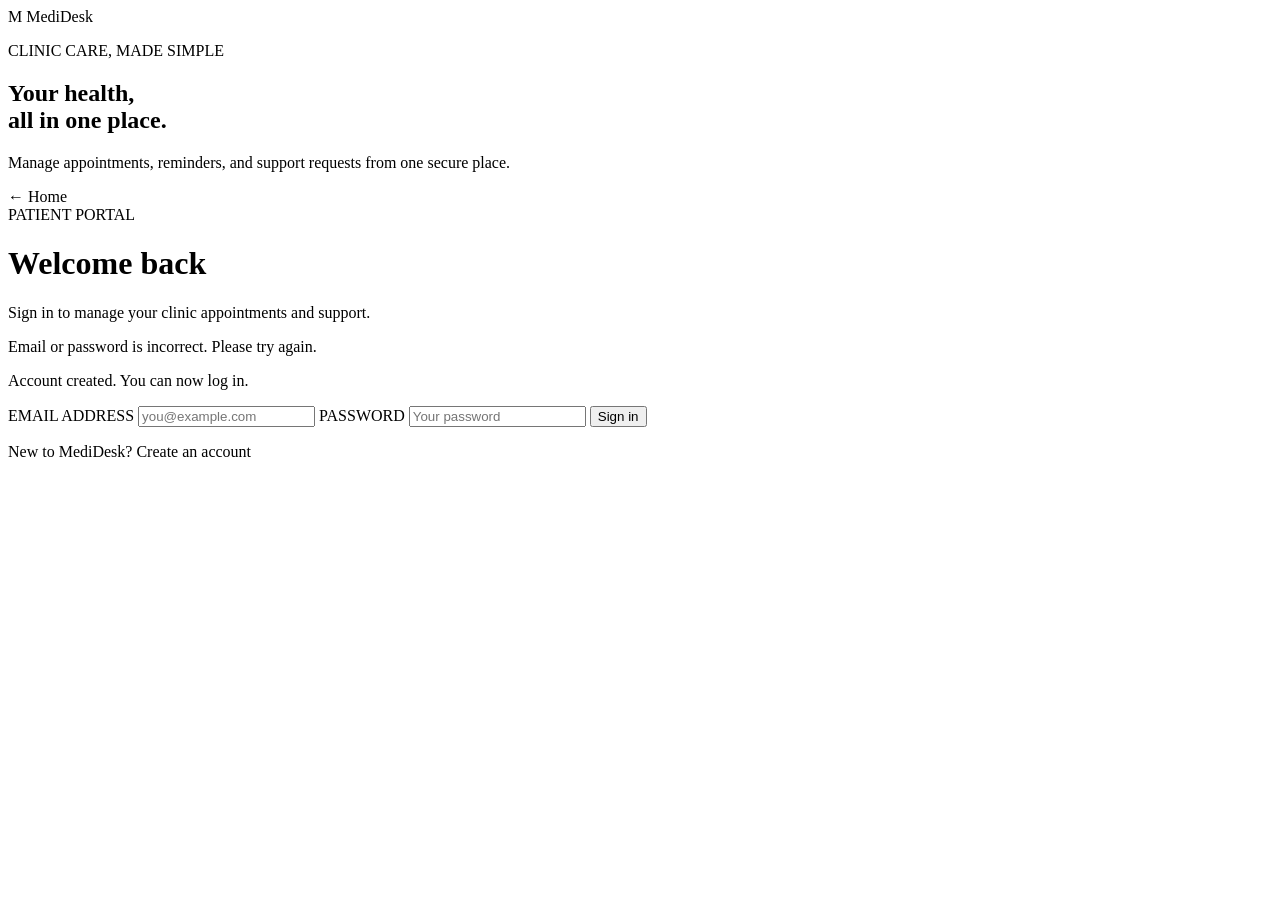
<file: src/main/resources/static/login.html>
<!DOCTYPE html>
<html lang="en" xmlns:th="http://www.thymeleaf.org">
<head>
    <meta charset="UTF-8">
    <meta name="viewport" content="width=device-width, initial-scale=1.0">
    <title>Log in | MediDesk</title>
    <link rel="stylesheet" th:href="@{/style.css}">
</head>
<body class="login-page">

<section class="login-brand">
    <a class="brand-name" th:href="@{/}">
        <span class="brand-mark">M</span>
        <span>MediDesk</span>
    </a>

    <div class="brand-message">
        <p class="brand-eyebrow">CLINIC CARE, MADE SIMPLE</p>
        <h2>Your health,<br><span>all in one place.</span></h2>
    </div>

    <p class="brand-description">
        Manage appointments, reminders, and support requests from one secure place.
    </p>
</section>

<main class="login-side">
    <a class="home-link" th:href="@{/}">← Home</a>

    <div class="login-content">
        <span class="login-badge">PATIENT PORTAL</span>
        <h1>Welcome back</h1>
        <p class="login-intro">
            Sign in to manage your clinic appointments and support.
        </p>

        <p class="login-message error-message" th:if="${param.error}">
            Email or password is incorrect. Please try again.
        </p>
        <p class="login-message success-message" th:if="${param.registered}">
            Account created. You can now log in.
        </p>

        <form class="login-form" th:action="@{/login}" method="post">
            <label for="email">EMAIL ADDRESS</label>
            <input id="email" name="email" type="email"
                   placeholder="you@example.com"
                   autocomplete="email" required>

            <label for="password">PASSWORD</label>
            <input id="password" name="password" type="password"
                   placeholder="Your password"
                   autocomplete="current-password" required>

            <button type="submit">Sign in</button>
        </form>

        <p class="register-prompt">
            New to MediDesk?
            <a th:href="@{/register.html}">Create an account</a>
        </p>
    </div>
</main>

</body>
</html>
</file>
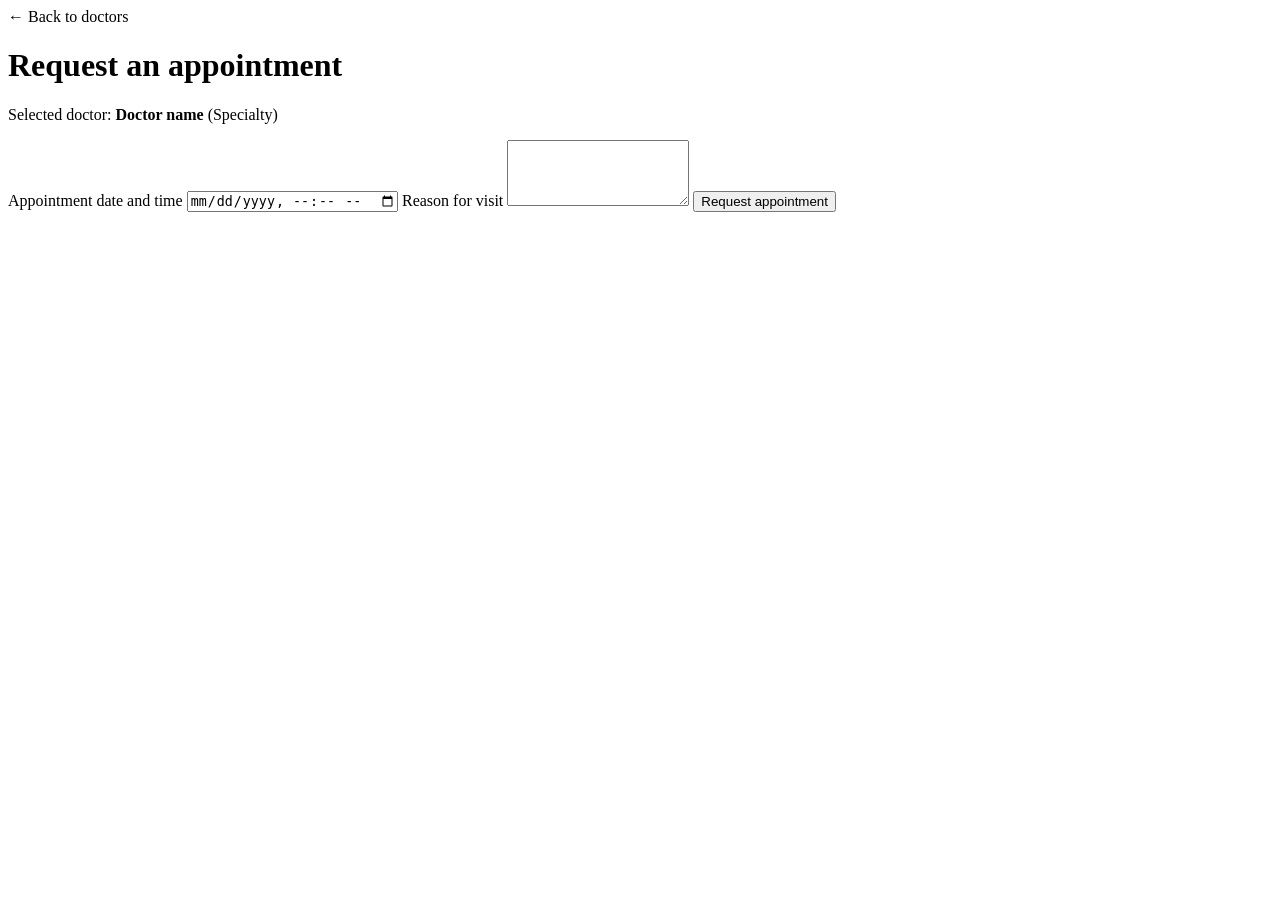
<file: src/main/resources/templates/appointment-form.html>
<!DOCTYPE html>
<html lang="en" xmlns:th="http://www.thymeleaf.org">
<head>
    <meta charset="UTF-8">
    <meta name="viewport" content="width=device-width, initial-scale=1.0">
    <title>Book an Appointment | MediDesk</title>
    <link rel="stylesheet" th:href="@{/style.css}">
</head>
<body>
<main class="page appointment-page">
    <a th:href="@{/doctors.html}">← Back to doctors</a>

    <h1>Request an appointment</h1>
    <p>
        Selected doctor:
        <strong th:text="${doctor.fullName}">Doctor name</strong>
        (<span th:text="${doctor.specialty}">Specialty</span>)
    </p>

    <p class="appointment-error" th:if="${error}" th:text="${error}"></p>

    <form class="appointment-form" th:action="@{/appointments}" method="post">
        <input type="hidden" name="doctorId" th:value="${doctor.id}">

        <label for="appointmentTime">Appointment date and time</label>
        <input id="appointmentTime" name="appointmentTime"
               type="datetime-local" required>

        <label for="reason">Reason for visit</label>
        <textarea id="reason" name="reason" rows="4"
                  maxlength="500" required></textarea>

        <button type="submit">Request appointment</button>
    </form>
</main>
</body>
</html>
</file>
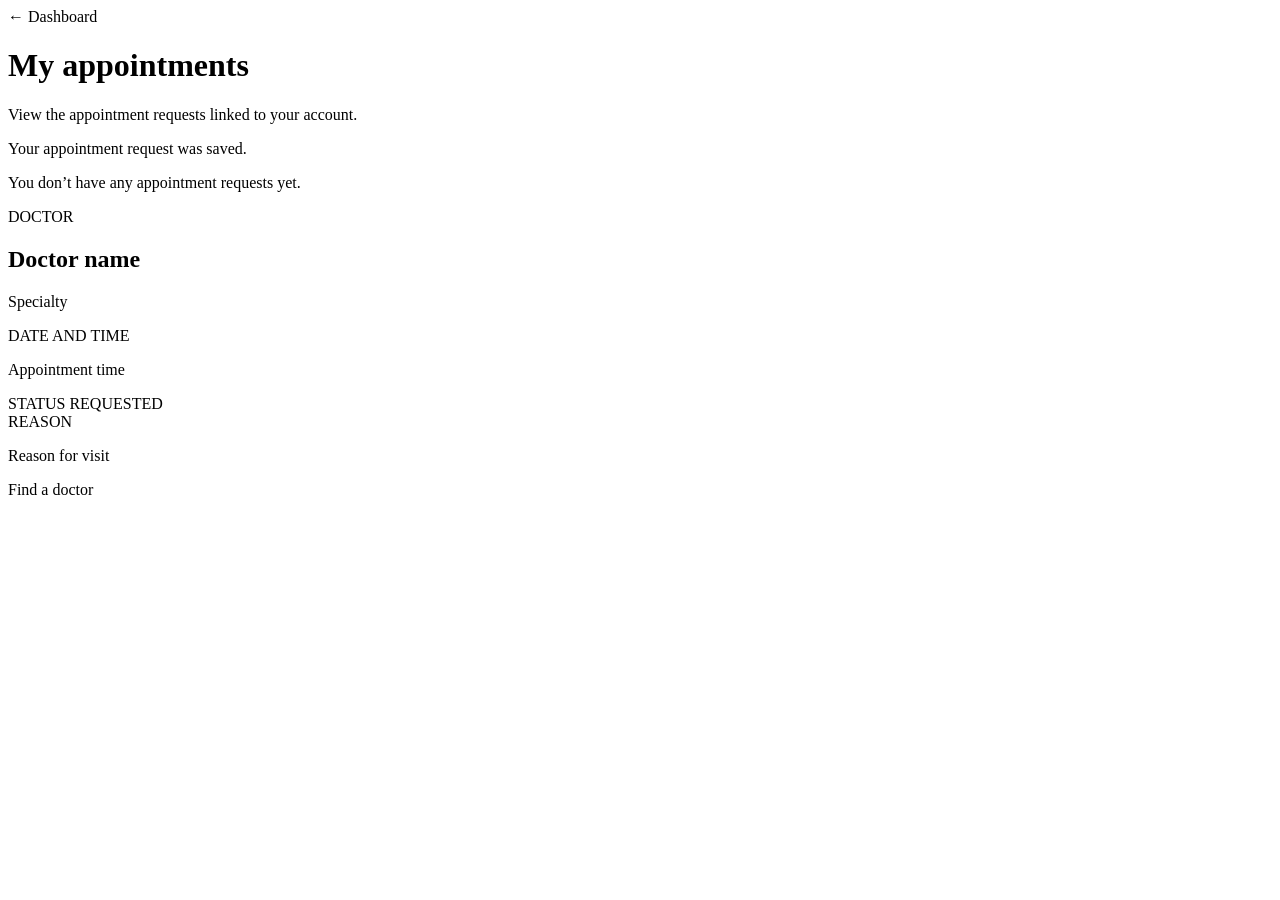
<file: src/main/resources/templates/appointments.html>
<!DOCTYPE html>
<html lang="en" xmlns:th="http://www.thymeleaf.org">
<head>
    <meta charset="UTF-8">
    <meta name="viewport" content="width=device-width, initial-scale=1.0">
    <title>My Appointments | MediDesk</title>
    <link rel="stylesheet" th:href="@{/style.css}">
</head>
<body>
<main class="page appointments-page">
    <a th:href="@{/dashboard.html}">← Dashboard</a>

    <h1>My appointments</h1>
    <p>View the appointment requests linked to your account.</p>

    <p class="appointment-success" th:if="${param.booked}">
        Your appointment request was saved.
    </p>

    <p th:if="${#lists.isEmpty(appointments)}">
        You don’t have any appointment requests yet.
    </p>

    <div class="appointments-grid" th:unless="${#lists.isEmpty(appointments)}">
        <article class="appointment-card" th:each="appointment : ${appointments}">
            <div>
                <span class="appointment-label">DOCTOR</span>
                <h2 th:text="${appointment.doctor.fullName}">Doctor name</h2>
                <p th:text="${appointment.doctor.specialty}">Specialty</p>
            </div>

            <div class="appointment-detail">
                <span class="appointment-label">DATE AND TIME</span>
                <p th:text="${appointment.appointmentTime}">Appointment time</p>
            </div>

            <div class="appointment-detail">
                <span class="appointment-label">STATUS</span>
                <span class="status-badge" th:text="${appointment.status}">
                    REQUESTED
                </span>
            </div>

            <div class="appointment-detail">
                <span class="appointment-label">REASON</span>
                <p th:text="${appointment.reason}">Reason for visit</p>
            </div>
        </article>
    </div>

    <a class="appointment-book-link" th:href="@{/doctors.html}">
        Find a doctor
    </a>
</main>
</body>
</html>
</file>
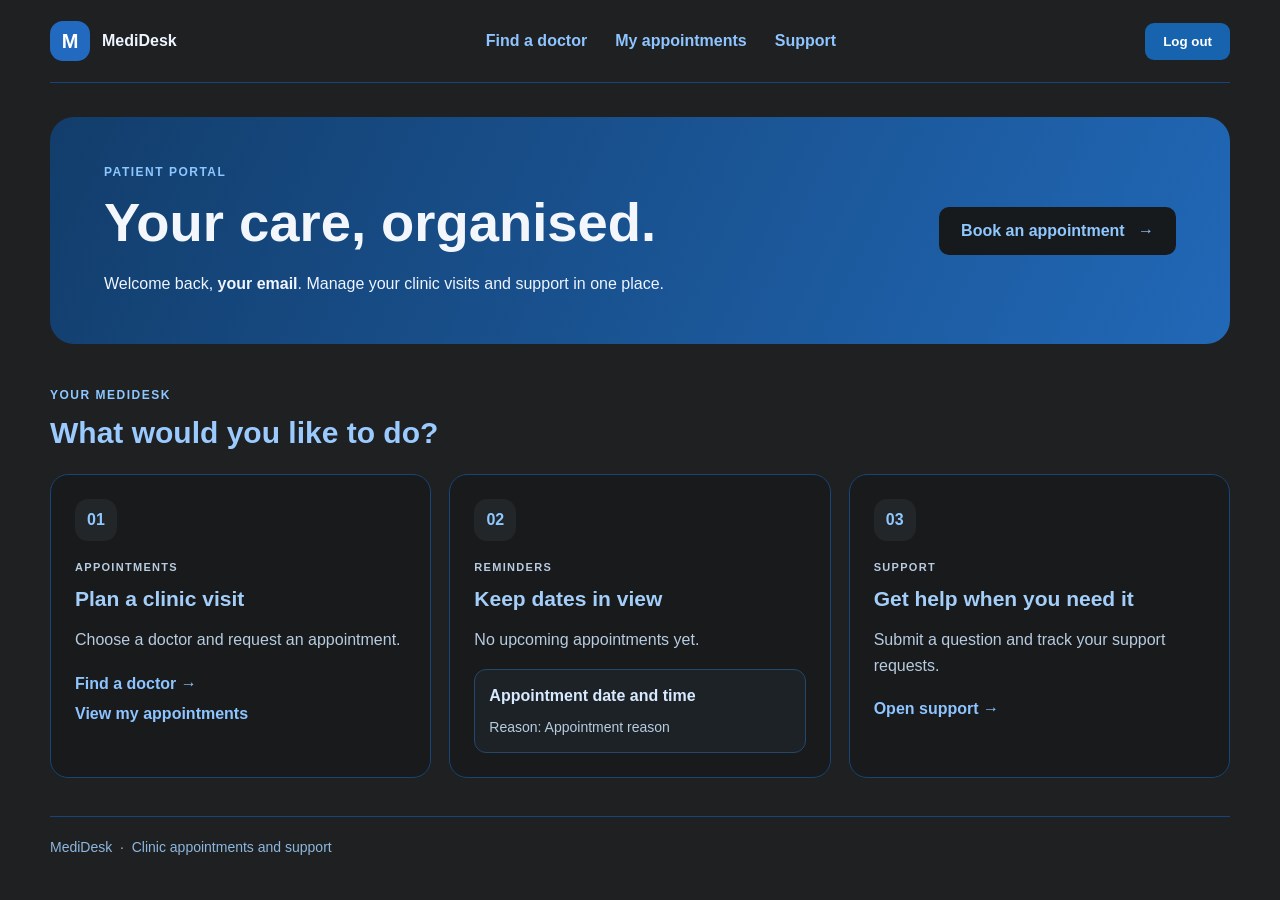
<file: src/main/resources/templates/dashboard.html>
<!DOCTYPE html>
<html lang="en" xmlns:th="http://www.thymeleaf.org">
<head>
    <meta charset="UTF-8">
    <meta name="viewport" content="width=device-width, initial-scale=1.0">
    <title>Dashboard | MediDesk</title>
    <link rel="stylesheet" th:href="@{/style.css}">

    <style>
        body.dashboard-page {
            display: block;
            min-height: 100vh;
            margin: 0;
            padding: 0;
            color: #eef5ff;
            background: #1e2022;
            font-family: Arial, sans-serif;
        }

        .dashboard-container {
            width: min(1180px, calc(100% - 48px));
            margin: 0 auto;
        }

        .dashboard-nav {
            min-height: 82px;
            display: flex;
            align-items: center;
            justify-content: space-between;
            gap: 24px;
            border-bottom: 1px solid #174577;
        }

        .brand {
            display: flex;
            align-items: center;
            gap: 12px;
            color: #eef5ff;
            font-weight: 700;
            text-decoration: none;
        }

        .brand-mark {
            width: 40px;
            height: 40px;
            display: grid;
            place-items: center;
            border-radius: 13px;
            color: white;
            background: #216ac0;
            font-size: 20px;
        }

        .nav-links {
            display: flex;
            align-items: center;
            gap: 28px;
        }

        .nav-links a,
        .dashboard-link {
            color: #8ec4ff;
            font-weight: 700;
            text-decoration: none;
        }

        .nav-links a:hover,
        .dashboard-link:hover {
            color: #c5e2ff;
        }

        .logout-form {
            margin: 0;
        }

        .logout-button,
        .primary-link {
            display: inline-block;
            padding: 11px 18px;
            border: 0;
            border-radius: 9px;
            color: #fff;
            background: #1763ad;
            font-weight: 700;
            text-decoration: none;
            cursor: pointer;
        }

        .logout-button:hover,
        .primary-link:hover {
            background: #287bd0;
        }

        .dashboard-hero {
            margin: 34px 0 44px;
            padding: 48px 54px;
            display: flex;
            align-items: center;
            justify-content: space-between;
            gap: 32px;
            border-radius: 24px;
            background: linear-gradient(115deg, #123d6b, #2168b7);
        }

        .eyebrow {
            margin: 0 0 14px;
            color: #8dc7ff;
            font-size: 12px;
            font-weight: 700;
            letter-spacing: 1.5px;
            text-transform: uppercase;
        }

        .dashboard-hero h1 {
            margin: 0;
            color: #f3f7fc;
            font-size: clamp(2.2rem, 5vw, 3.4rem);
            line-height: 1.1;
        }

        .dashboard-hero p:last-child {
            margin: 18px 0 0;
            line-height: 1.6;
        }

        .hero-button {
            flex: 0 0 auto;
            padding: 15px 22px;
            border-radius: 10px;
            color: #8fc7ff;
            background: #171a1d;
            font-weight: 700;
            text-decoration: none;
        }

        .section-heading {
            margin-bottom: 24px;
        }

        .section-heading h2 {
            margin: 0;
            color: #9bcaff;
            font-size: 30px;
        }

        .dashboard-grid {
            display: grid;
            grid-template-columns: repeat(3, minmax(0, 1fr));
            gap: 18px;
            padding-bottom: 38px;
        }

        .dashboard-card {
            min-height: 245px;
            padding: 24px;
            border: 1px solid #174577;
            border-radius: 18px;
            background: #181a1c;
        }

        .card-number {
            width: 42px;
            height: 42px;
            display: grid;
            place-items: center;
            margin-bottom: 18px;
            border-radius: 13px;
            color: #8fc7ff;
            background: #222629;
            font-weight: 700;
        }

        .card-label {
            margin: 0 0 10px;
            color: #61aaff;
            font-size: 11px;
            font-weight: 700;
            letter-spacing: 1.3px;
            text-transform: uppercase;
        }

        .dashboard-card h3 {
            margin: 0 0 12px;
            color: #a4cefa;
            font-size: 21px;
        }

        .dashboard-card p {
            color: #b7cce0;
            line-height: 1.6;
        }

        .card-actions {
            display: grid;
            justify-items: start;
            gap: 12px;
            margin-top: 22px;
        }

        .reminder-item {
            margin-top: 14px;
            padding: 14px;
            border: 1px solid #24476b;
            border-radius: 12px;
            background: #1d2227;
        }

        .reminder-item strong {
            color: #d8eaff;
            line-height: 1.5;
        }

        .reminder-item p {
            margin: 8px 0 0;
            font-size: 14px;
        }

        .dashboard-footer {
            padding: 22px 0 30px;
            border-top: 1px solid #174577;
            color: #8db7df;
            font-size: 14px;
        }

        @media (max-width: 800px) {
            .dashboard-grid {
                grid-template-columns: 1fr;
            }

            .dashboard-hero {
                align-items: flex-start;
                flex-direction: column;
                padding: 34px 28px;
            }
        }

        @media (max-width: 600px) {
            .dashboard-container {
                width: min(100% - 32px, 1180px);
            }

            .dashboard-nav {
                align-items: flex-start;
                flex-wrap: wrap;
                padding: 18px 0;
            }

            .nav-links {
                width: 100%;
                order: 3;
                flex-wrap: wrap;
                gap: 16px;
            }

            .dashboard-hero {
                margin-top: 24px;
            }
        }
    </style>
</head>

<body class="dashboard-page">
<div class="dashboard-container">

    <header class="dashboard-nav">
        <a class="brand" th:href="@{/}">
            <span class="brand-mark">M</span>
            <span>MediDesk</span>
        </a>

        <nav class="nav-links" aria-label="Main navigation">
            <a th:href="@{/doctors.html}">Find a doctor</a>
            <a th:href="@{/appointments.html}">My appointments</a>
            <a th:href="@{/support.html}">Support</a>
        </nav>

        <form class="logout-form" th:action="@{/logout}" method="post">
            <input type="hidden"
                   th:name="${_csrf.parameterName}"
                   th:value="${_csrf.token}">
            <button class="logout-button" type="submit">Log out</button>
        </form>
    </header>

    <main>
        <section class="dashboard-hero">
            <div>
                <p class="eyebrow">Patient portal</p>
                <h1>Your care, organised.</h1>
                <p>
                    Welcome back,
                    <strong th:text="${email}">your email</strong>.
                    Manage your clinic visits and support in one place.
                </p>
            </div>

            <a class="hero-button" th:href="@{/doctors.html}">
                Book an appointment &nbsp; →
            </a>
        </section>

        <section aria-labelledby="dashboard-section-title">
            <div class="section-heading">
                <p class="eyebrow">Your MediDesk</p>
                <h2 id="dashboard-section-title">What would you like to do?</h2>
            </div>

            <div class="dashboard-grid">
                <article class="dashboard-card">
                    <div class="card-number">01</div>
                    <p class="card-label">Appointments</p>
                    <h3>Plan a clinic visit</h3>
                    <p>Choose a doctor and request an appointment.</p>
                    <div class="card-actions">
                        <a class="dashboard-link" th:href="@{/doctors.html}">
                            Find a doctor →
                        </a>
                        <a class="dashboard-link" th:href="@{/appointments.html}">
                            View my appointments
                        </a>
                    </div>
                </article>

                <article class="dashboard-card">
                    <div class="card-number">02</div>
                    <p class="card-label">Reminders</p>
                    <h3>Keep dates in view</h3>

                    <p th:if="${#lists.isEmpty(upcomingAppointments)}">
                        No upcoming appointments yet.
                    </p>

                    <div th:each="appointment : ${upcomingAppointments}"
                         class="reminder-item">
                        <strong th:text="${appointment.appointmentTime}">
                            Appointment date and time
                        </strong>
                        <p>
                            Reason:
                            <span th:text="${appointment.reason}">
                                Appointment reason
                            </span>
                        </p>
                    </div>
                </article>

                <article class="dashboard-card">
                    <div class="card-number">03</div>
                    <p class="card-label">Support</p>
                    <h3>Get help when you need it</h3>
                    <p>Submit a question and track your support requests.</p>
                    <div class="card-actions">
                        <a class="dashboard-link" th:href="@{/support.html}">
                            Open support →
                        </a>
                    </div>
                </article>
            </div>
        </section>
    </main>

    <footer class="dashboard-footer">
        MediDesk &nbsp;·&nbsp; Clinic appointments and support
    </footer>
</div>
</body>
</html>
</file>
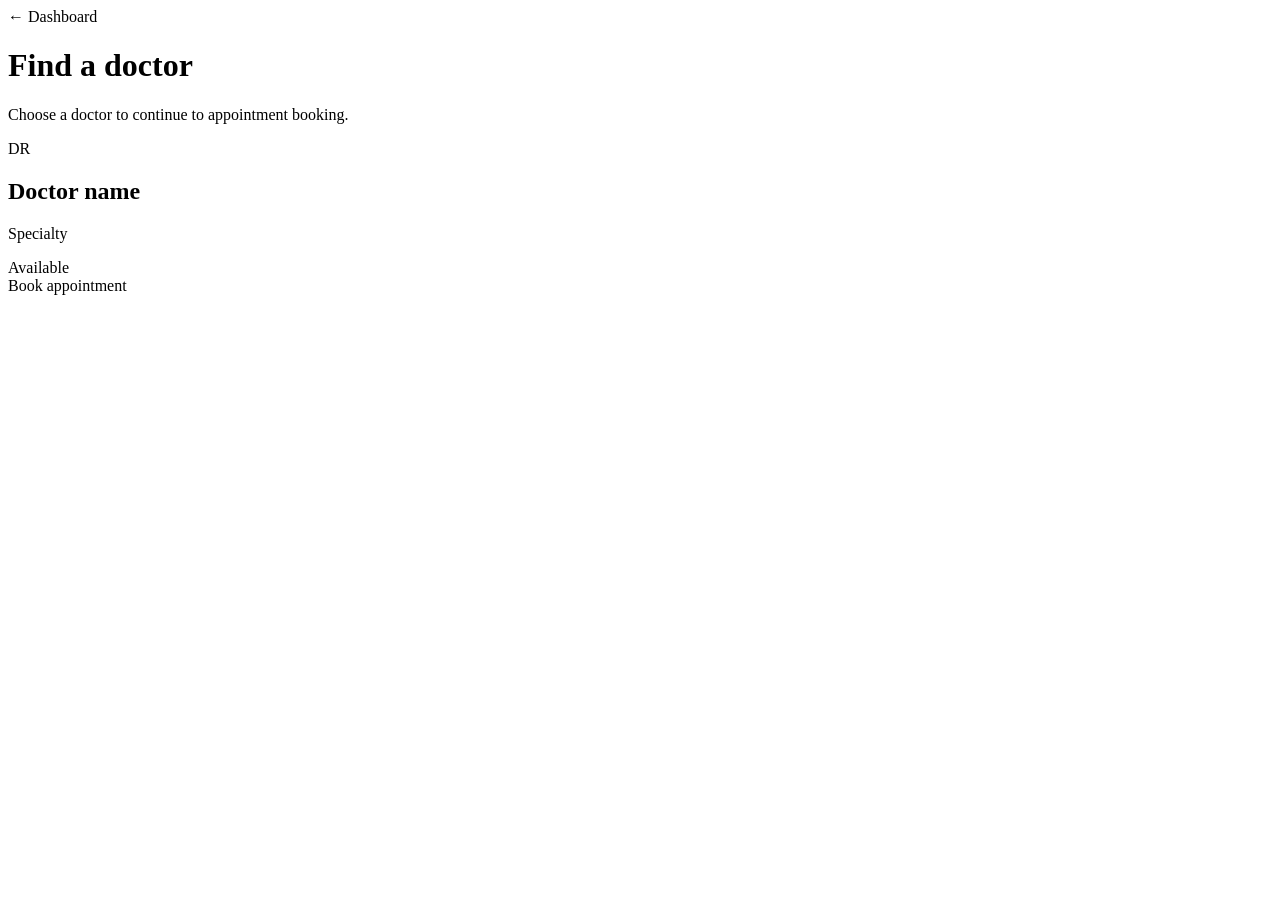
<file: src/main/resources/templates/doctors.html>
<!DOCTYPE html>
<html lang="en" xmlns:th="http://www.thymeleaf.org">
<head>
    <meta charset="UTF-8">
    <meta name="viewport" content="width=device-width, initial-scale=1.0">
    <title>Doctors | MediDesk</title>
    <link rel="stylesheet" th:href="@{/style.css}">
</head>
<body>
<main class="page doctors-page">
    <a th:href="@{/dashboard.html}">← Dashboard</a>

    <h1>Find a doctor</h1>
    <p>Choose a doctor to continue to appointment booking.</p>

    <div class="doctor-grid">
        <article class="doctor-card" th:each="doctor : ${doctors}">
            <div class="doctor-avatar">DR</div>

            <div class="doctor-info">
                <h2 th:text="${doctor.fullName}">Doctor name</h2>
                <p th:text="${doctor.specialty}">Specialty</p>
                <span class="doctor-status">Available</span>
            </div>

            <a class="doctor-button"
               th:href="@{/appointments/new(doctorId=${doctor.id})}">
                Book appointment
            </a>
        </article>
    </div>
</main>
</body>
</html>
</file>
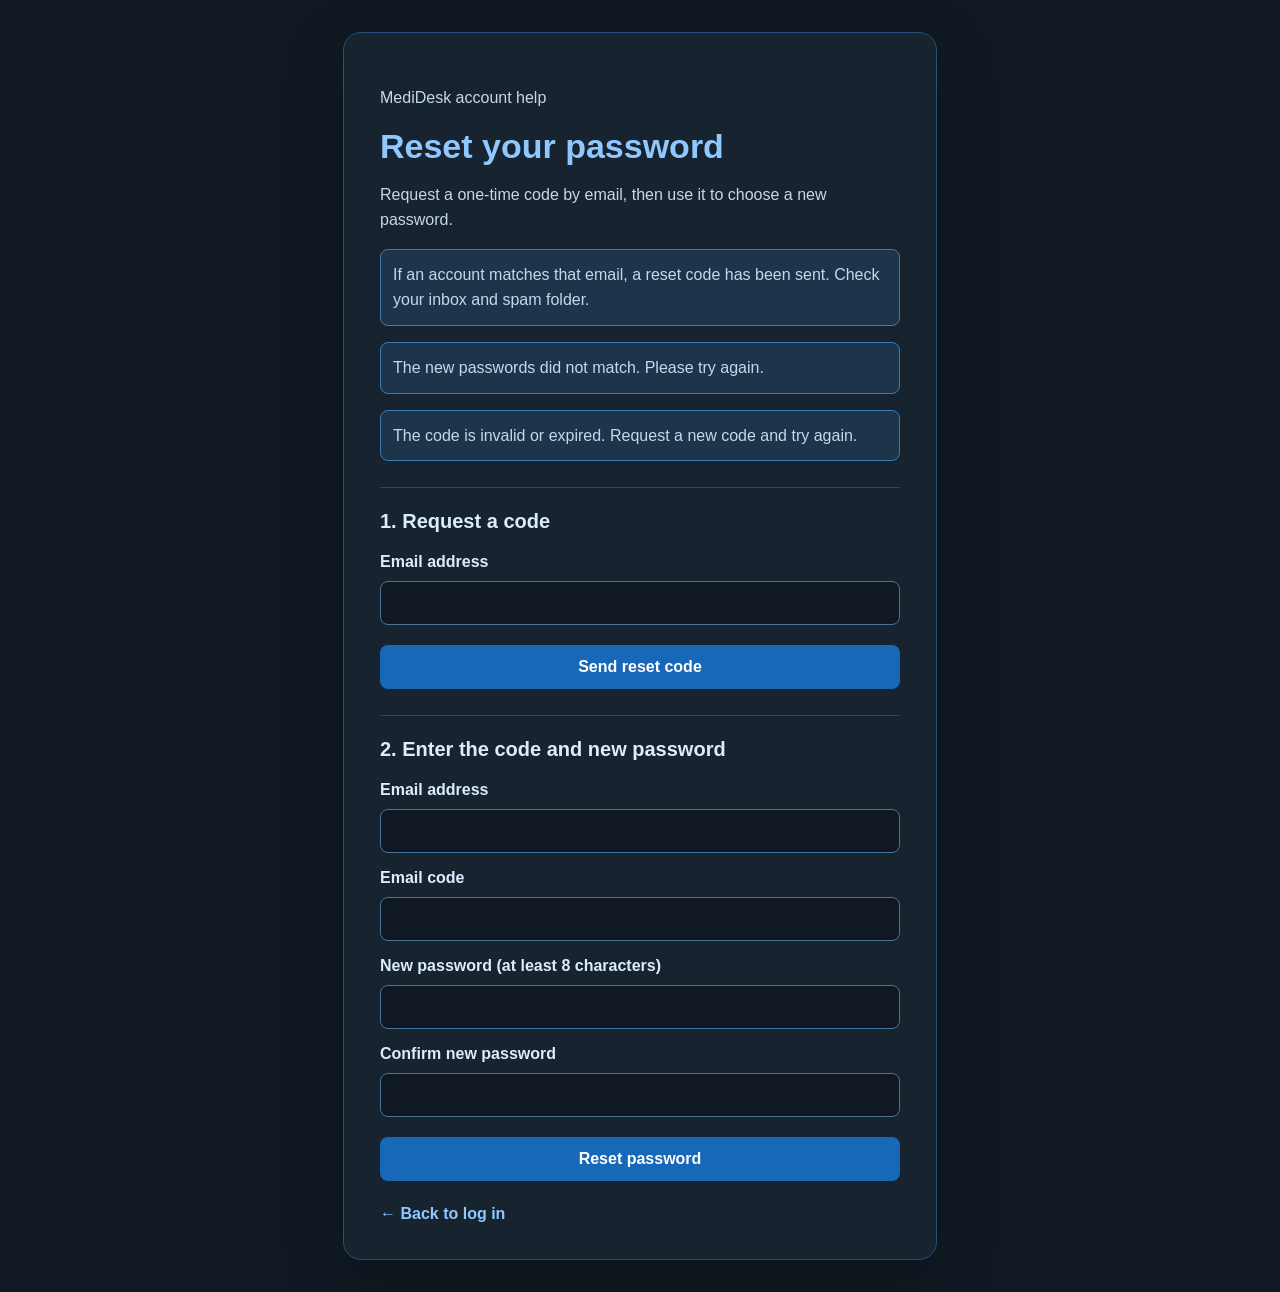
<file: src/main/resources/templates/forgot-password.html>
<!DOCTYPE html>
<html lang="en" xmlns:th="http://www.thymeleaf.org">
<head>
    <meta charset="UTF-8">
    <meta name="viewport" content="width=device-width, initial-scale=1.0">
    <title>Reset password | MediDesk</title>
    <link rel="stylesheet" th:href="@{/style.css}">

    <style>
        body.reset-page {
            min-height: 100vh;
            margin: 0;
            padding: 32px 18px;
            display: grid;
            place-items: center;
            background: #101923;
            color: #eef5ff;
            font-family: Arial, sans-serif;
        }

        .reset-card {
            width: min(100%, 520px);
            padding: 36px;
            border: 1px solid #24527e;
            border-radius: 18px;
            background: #17232f;
            box-shadow: 0 20px 55px rgba(0, 0, 0, 0.28);
        }

        .reset-card h1 {
            margin: 0 0 10px;
            color: #8fc7ff;
            font-size: 34px;
        }

        .reset-card > p {
            color: #c5d8eb;
            line-height: 1.6;
        }

        .reset-section {
            margin-top: 26px;
            padding-top: 22px;
            border-top: 1px solid #294663;
        }

        .reset-section h2 {
            margin: 0 0 14px;
            color: #dcecff;
            font-size: 20px;
        }

        .reset-form {
            display: grid;
            gap: 10px;
        }

        .reset-form label {
            margin-top: 6px;
            color: #dcecff;
            font-weight: 700;
        }

        .reset-form input {
            width: 100%;
            box-sizing: border-box;
            padding: 12px;
            border: 1px solid #47749b;
            border-radius: 8px;
            background: #101923;
            color: #fff;
            font-size: 16px;
        }

        .reset-form input:focus {
            outline: 2px solid #62aaff;
            outline-offset: 2px;
        }

        .reset-form button {
            margin-top: 10px;
            padding: 13px;
            border: 0;
            border-radius: 8px;
            background: #1768b8;
            color: white;
            font-size: 16px;
            font-weight: 700;
            cursor: pointer;
        }

        .reset-form button:hover {
            background: #287fd2;
        }

        .notice {
            margin-top: 16px;
            padding: 12px;
            border: 1px solid #397bb3;
            border-radius: 8px;
            color: #dcecff;
            background: #1d354a;
        }

        .back-link {
            display: inline-block;
            margin-top: 24px;
            color: #8fc7ff;
            font-weight: 700;
        }

        @media (max-width: 520px) {
            .reset-card {
                padding: 26px 20px;
            }
        }
    </style>
</head>

<body class="reset-page">
<main class="reset-card">
    <p class="eyebrow">MediDesk account help</p>
    <h1>Reset your password</h1>
    <p>Request a one-time code by email, then use it to choose a new password.</p>

    <p class="notice" th:if="${param.sent}">
        If an account matches that email, a reset code has been sent.
        Check your inbox and spam folder.
    </p>

    <p class="notice" th:if="${param.mismatch}">
        The new passwords did not match. Please try again.
    </p>

    <p class="notice" th:if="${param.invalid}">
        The code is invalid or expired. Request a new code and try again.
    </p>

    <section class="reset-section">
        <h2>1. Request a code</h2>
        <form class="reset-form" th:action="@{/forgot-password}" method="post">
            <label for="request-email">Email address</label>
            <input id="request-email"
                   name="email"
                   type="email"
                   autocomplete="email"
                   required>
            <button type="submit">Send reset code</button>
        </form>
    </section>

    <section class="reset-section">
        <h2>2. Enter the code and new password</h2>
        <form class="reset-form" th:action="@{/reset-password}" method="post">
            <label for="reset-email">Email address</label>
            <input id="reset-email"
                   name="email"
                   type="email"
                   autocomplete="email"
                   required>

            <label for="otp">Email code</label>
            <input id="otp"
                   name="otp"
                   type="text"
                   inputmode="numeric"
                   pattern="[0-9]{6}"
                   maxlength="6"
                   autocomplete="one-time-code"
                   required>

            <label for="new-password">New password (at least 8 characters)</label>
            <input id="new-password"
                   name="newPassword"
                   type="password"
                   minlength="8"
                   autocomplete="new-password"
                   required>

            <label for="confirm-password">Confirm new password</label>
            <input id="confirm-password"
                   name="confirmPassword"
                   type="password"
                   minlength="8"
                   autocomplete="new-password"
                   required>

            <button type="submit">Reset password</button>
        </form>
    </section>

    <a class="back-link" th:href="@{/login.html}">← Back to log in</a>
</main>
</body>
</html>
</file>
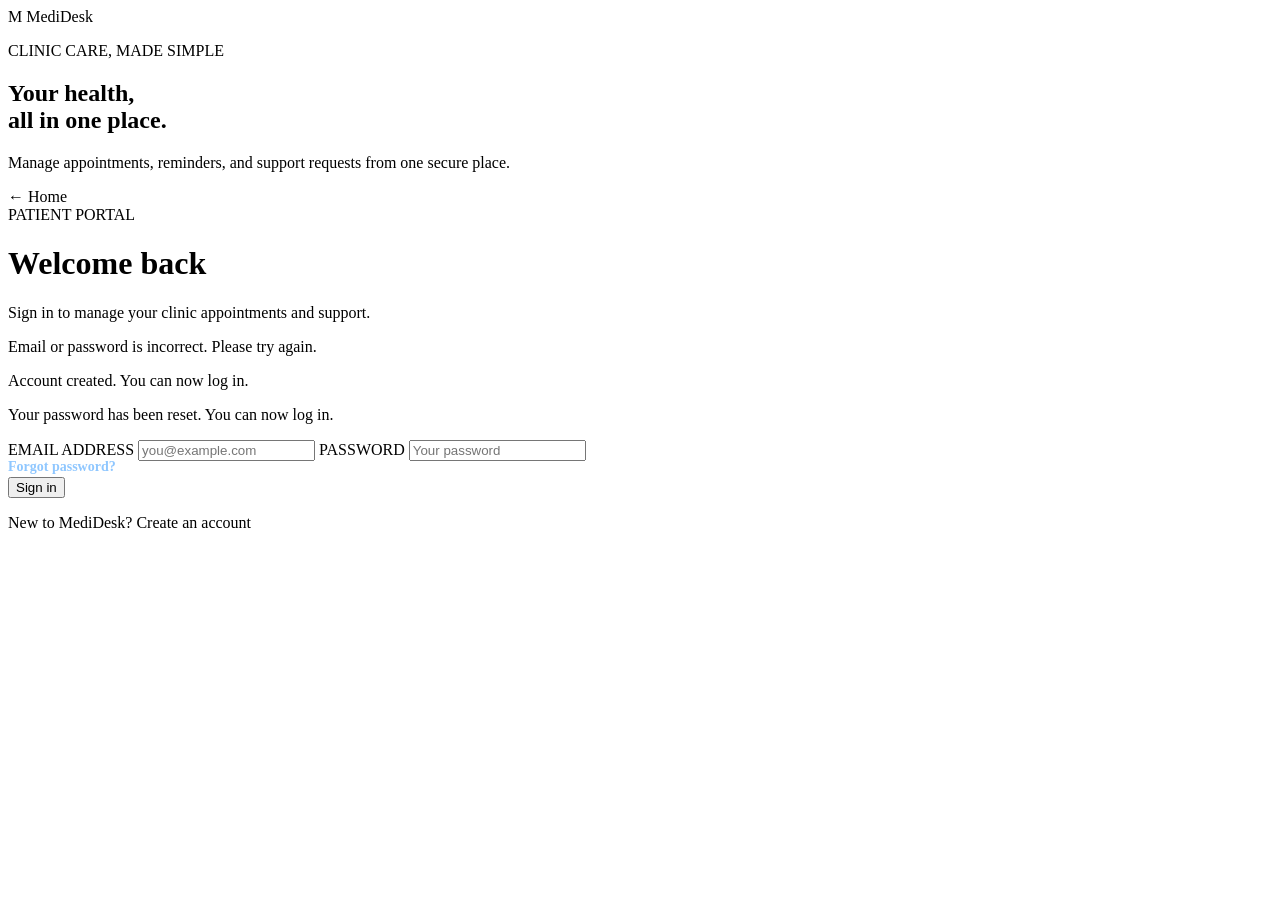
<file: src/main/resources/templates/login.html>
<!DOCTYPE html>
<html lang="en" xmlns:th="http://www.thymeleaf.org">
<head>
    <meta charset="UTF-8">
    <meta name="viewport" content="width=device-width, initial-scale=1.0">
    <title>Log in | MediDesk</title>
    <link rel="stylesheet" th:href="@{/style.css}">

    <style>
        .login-form .forgot-password {
            justify-self: end;
            margin: -4px 0 2px;
        }

        .login-form .forgot-password a {
            color: #8fc7ff;
            font-size: 14px;
            font-weight: 600;
            text-decoration: none;
        }

        .login-form .forgot-password a:hover {
            text-decoration: underline;
        }
    </style>
</head>
<body class="login-page">

<section class="login-brand">
    <a class="brand-name" th:href="@{/}">
        <span class="brand-mark">M</span>
        <span>MediDesk</span>
    </a>

    <div class="brand-message">
        <p class="brand-eyebrow">CLINIC CARE, MADE SIMPLE</p>
        <h2>Your health,<br><span>all in one place.</span></h2>
    </div>

    <p class="brand-description">
        Manage appointments, reminders, and support requests from one secure place.
    </p>
</section>

<main class="login-side">
    <a class="home-link" th:href="@{/}">← Home</a>

    <div class="login-content">
        <span class="login-badge">PATIENT PORTAL</span>
        <h1>Welcome back</h1>
        <p class="login-intro">
            Sign in to manage your clinic appointments and support.
        </p>

        <p class="login-message error-message" th:if="${param.error}">
            Email or password is incorrect. Please try again.
        </p>

        <p class="login-message success-message" th:if="${param.registered}">
            Account created. You can now log in.
        </p>

        <p class="login-message success-message" th:if="${param.reset}">
            Your password has been reset. You can now log in.
        </p>

        <form class="login-form" th:action="@{/login}" method="post">
            <label for="email">EMAIL ADDRESS</label>
            <input id="email" name="email" type="email"
                   placeholder="you@example.com"
                   autocomplete="email" required>

            <label for="password">PASSWORD</label>
            <input id="password" name="password" type="password"
                   placeholder="Your password"
                   autocomplete="current-password" required>

            <p class="forgot-password">
                <a th:href="@{/forgot-password.html}">Forgot password?</a>
            </p>

            <button type="submit">Sign in</button>
        </form>

        <p class="register-prompt">
            New to MediDesk?
            <a th:href="@{/register.html}">Create an account</a>
        </p>
    </div>
</main>

</body>
</html>
</file>
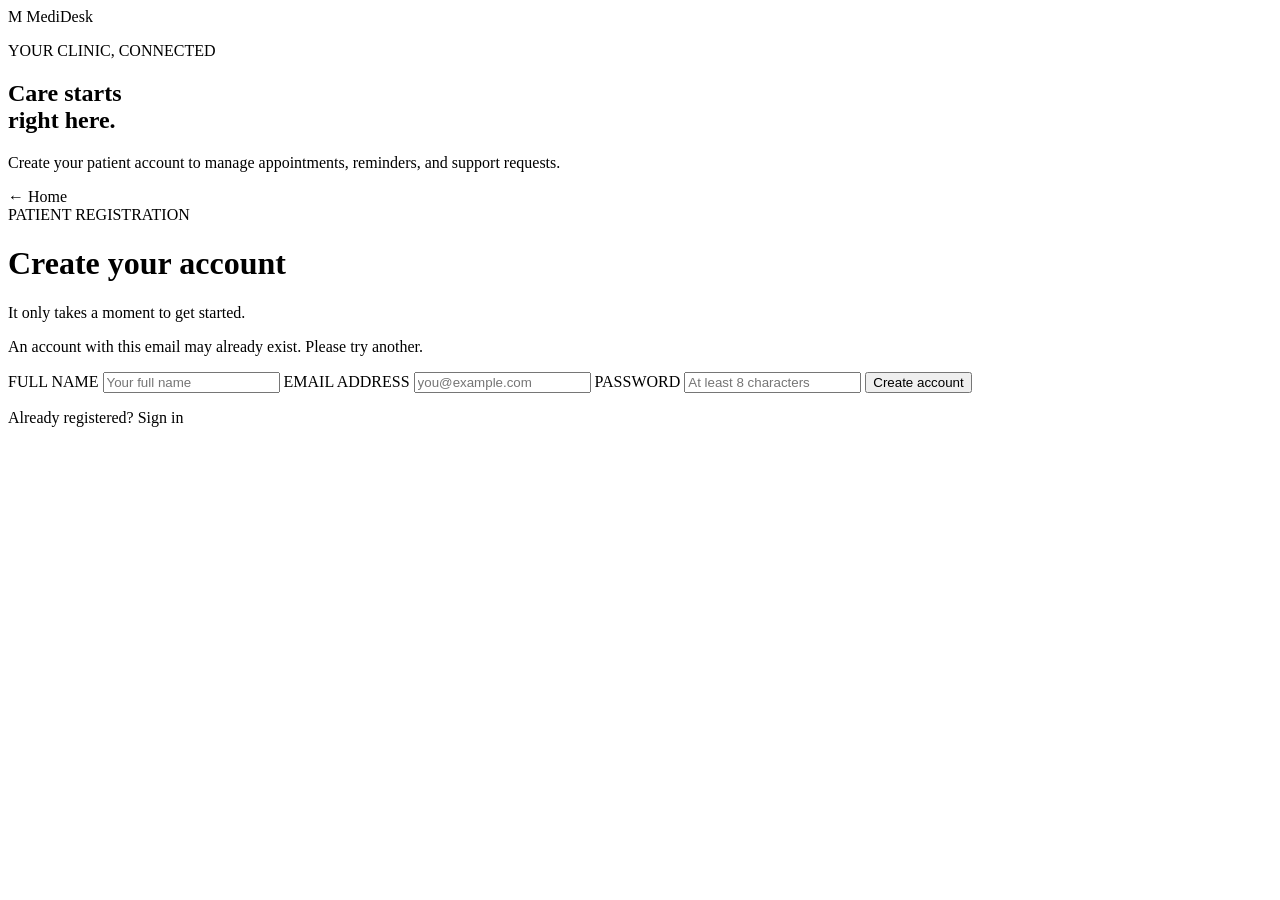
<file: src/main/resources/templates/register.html>
<!DOCTYPE html>
<html lang="en" xmlns:th="http://www.thymeleaf.org">
<head>
    <meta charset="UTF-8">
    <meta name="viewport" content="width=device-width, initial-scale=1.0">
    <title>Create Account | MediDesk</title>
    <link rel="stylesheet" th:href="@{/style.css}">
</head>
<body class="register-page">

<section class="login-brand">
    <a class="brand-name" th:href="@{/}">
        <span class="brand-mark">M</span>
        <span>MediDesk</span>
    </a>

    <div class="brand-message">
        <p class="brand-eyebrow">YOUR CLINIC, CONNECTED</p>
        <h2>Care starts<br><span>right here.</span></h2>
    </div>

    <p class="brand-description">
        Create your patient account to manage appointments, reminders, and support requests.
    </p>
</section>

<main class="login-side">
    <a class="home-link" th:href="@{/}">← Home</a>

    <div class="login-content">
        <span class="login-badge">PATIENT REGISTRATION</span>
        <h1>Create your account</h1>
        <p class="login-intro">It only takes a moment to get started.</p>

        <p class="login-message error-message" th:if="${param.error}">
            An account with this email may already exist. Please try another.
        </p>

        <form class="login-form" th:action="@{/register}" method="post">
            <label for="fullName">FULL NAME</label>
            <input id="fullName" name="fullName" type="text"
                   placeholder="Your full name"
                   autocomplete="name" maxlength="80" required>

            <label for="email">EMAIL ADDRESS</label>
            <input id="email" name="email" type="email"
                   placeholder="you@example.com"
                   autocomplete="email" maxlength="150" required>

            <label for="password">PASSWORD</label>
            <input id="password" name="password" type="password"
                   placeholder="At least 8 characters"
                   autocomplete="new-password" minlength="8" required>

            <button type="submit">Create account</button>
        </form>

        <p class="register-prompt">
            Already registered?
            <a th:href="@{/login.html}">Sign in</a>
        </p>
    </div>
</main>

</body>
</html>
</file>
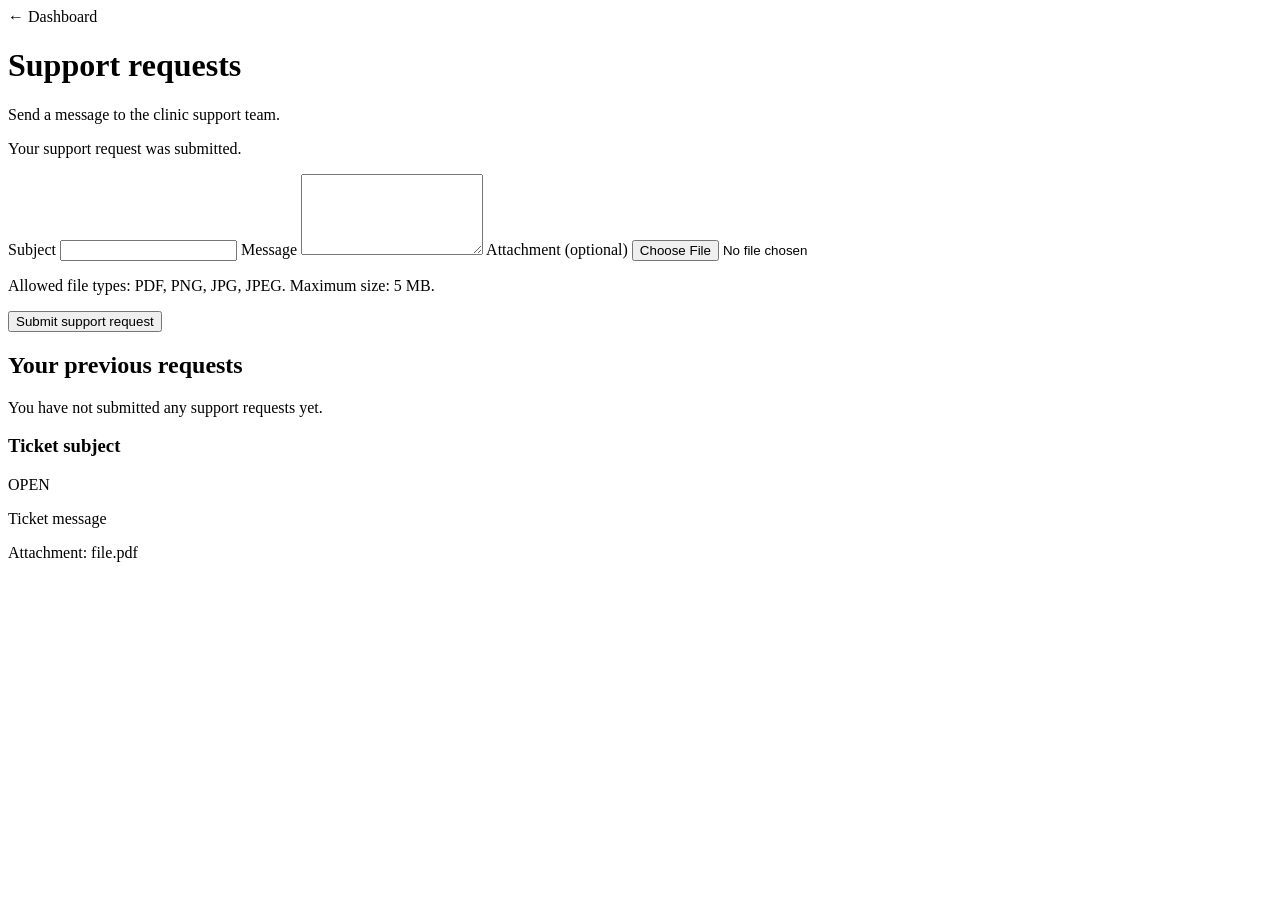
<file: src/main/resources/templates/support.html>
<!DOCTYPE html>
<html lang="en" xmlns:th="http://www.thymeleaf.org">
<head>
    <meta charset="UTF-8">
    <meta name="viewport" content="width=device-width, initial-scale=1.0">
    <title>Support | MediDesk</title>
    <link rel="stylesheet" th:href="@{/style.css}">
</head>
<body>
<main class="page support-page">
    <a th:href="@{/dashboard.html}">← Dashboard</a>

    <h1>Support requests</h1>
    <p>Send a message to the clinic support team.</p>

    <p class="support-message" th:if="${param.submitted}">
        Your support request was submitted.
    </p>
    <p class="support-message" th:if="${error}" th:text="${error}"></p>

    <form class="support-form" th:action="@{/support}" method="post"
          enctype="multipart/form-data">
        <label for="subject">Subject</label>
        <input id="subject" name="subject" type="text"
               maxlength="120" required>

        <label for="message">Message</label>
        <textarea id="message" name="message" rows="5"
                  maxlength="2000" required></textarea>

        <label for="attachment">Attachment (optional)</label>
        <input id="attachment" name="attachment" type="file"
               accept=".pdf,.png,.jpg,.jpeg">

        <p class="support-hint">Allowed file types: PDF, PNG, JPG, JPEG. Maximum size: 5 MB.</p>

        <button type="submit">Submit support request</button>
    </form>

    <section class="ticket-list">
        <h2>Your previous requests</h2>

        <p th:if="${#lists.isEmpty(tickets)}">
            You have not submitted any support requests yet.
        </p>

        <article class="ticket-card" th:each="ticket : ${tickets}">
            <div class="ticket-heading">
                <h3 th:text="${ticket.subject}">Ticket subject</h3>
                <span class="status-badge" th:text="${ticket.status}">OPEN</span>
            </div>

            <p th:text="${ticket.message}">Ticket message</p>

            <p th:if="${ticket.attachmentOriginalName != null}">
                Attachment:
                <span th:text="${ticket.attachmentOriginalName}">file.pdf</span>
            </p>
        </article>
    </section>
</main>
</body>
</html>
</file>
